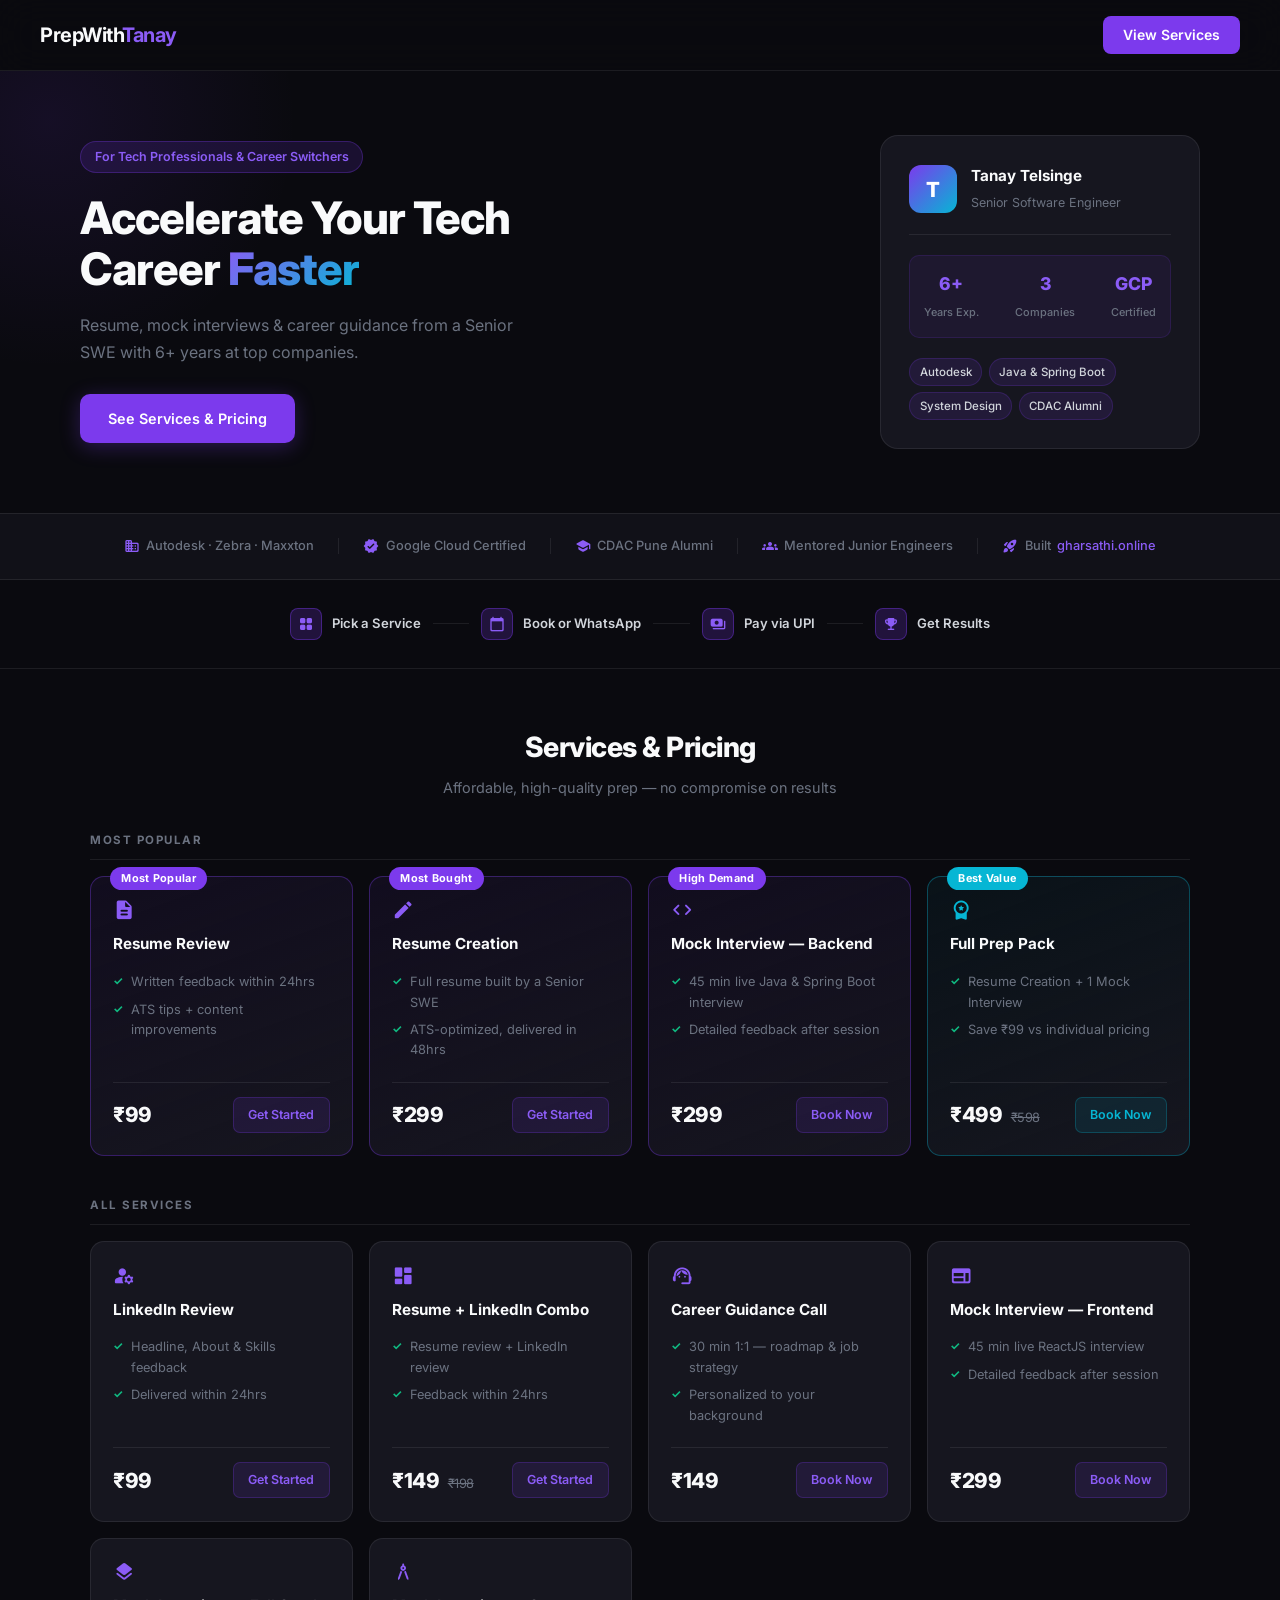
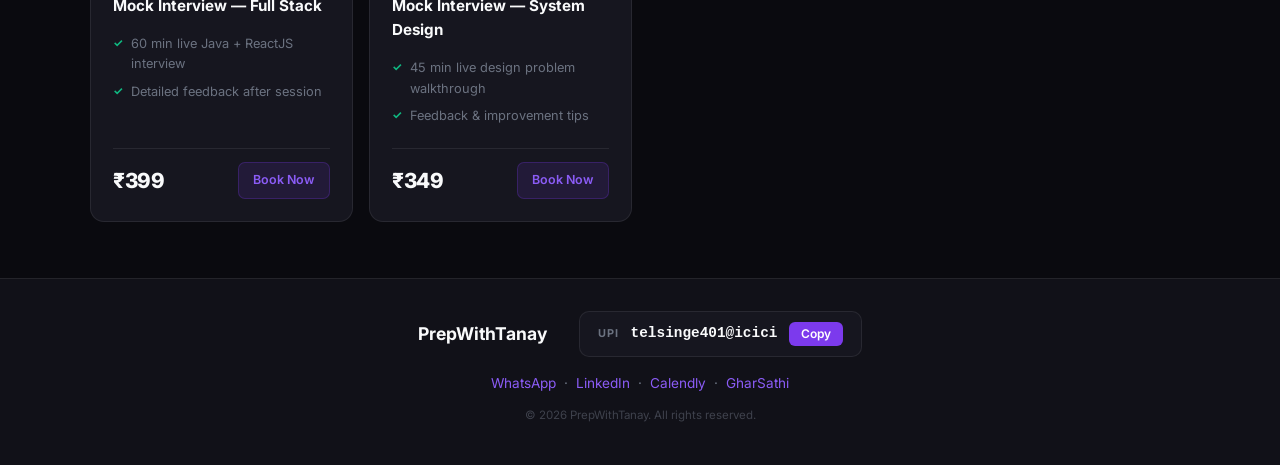
<file: index.html>
<!DOCTYPE html>
<html lang="en">
<head>
  <meta charset="UTF-8" />
  <meta name="viewport" content="width=device-width, initial-scale=1.0" />
  <title>PrepWithTanay — Career Prep for Tech Professionals</title>
  <link rel="stylesheet" href="styles.css" />
  <link href="https://fonts.googleapis.com/icon?family=Material+Icons+Round" rel="stylesheet" />
</head>
<body>

  <!-- NAVBAR -->
  <nav>
    <div class="nav-brand">PrepWith<span>Tanay</span></div>
    <a href="#services" class="nav-cta">View Services</a>
  </nav>

  <!-- HERO -->
  <section class="hero">
    <div class="hero-content">
      <span class="badge">For Tech Professionals & Career Switchers</span>
      <h1>Accelerate Your Tech Career <span class="highlight">Faster</span></h1>
      <p>Resume, mock interviews & career guidance from a Senior SWE with 6+ years at top companies.</p>
      <a href="#services" class="btn-primary">See Services & Pricing</a>
    </div>
    <div class="hero-card">
      <div class="mentor-info">
        <div class="mentor-avatar">T</div>
        <div>
          <strong>Tanay Telsinge</strong>
          <span>Senior Software Engineer</span>
        </div>
      </div>
      <div class="mentor-stats">
        <div class="stat"><strong>6+</strong><span>Years Exp.</span></div>
        <div class="stat"><strong>3</strong><span>Companies</span></div>
        <div class="stat"><strong>GCP</strong><span>Certified</span></div>
      </div>
      <div class="mentor-tags">
        <span class="tag">Autodesk</span>
        <span class="tag">Java & Spring Boot</span>
        <span class="tag">System Design</span>
        <span class="tag">CDAC Alumni</span>
      </div>
    </div>
  </section>

  <!-- CREDIBILITY STRIP -->
  <section class="cred-strip">
    <div class="cred-item"><span class="material-icons-round">business</span>Autodesk · Zebra · Maxxton</div>
    <div class="cred-divider"></div>
    <div class="cred-item"><span class="material-icons-round">verified</span>Google Cloud Certified</div>
    <div class="cred-divider"></div>
    <div class="cred-item"><span class="material-icons-round">school</span>CDAC Pune Alumni</div>
    <div class="cred-divider"></div>
    <div class="cred-item"><span class="material-icons-round">groups</span>Mentored Junior Engineers</div>
    <div class="cred-divider"></div>
    <div class="cred-item"><span class="material-icons-round">rocket_launch</span>Built <a href="https://gharsathi.online" target="_blank">gharsathi.online</a></div>
  </section>

  <!-- HOW IT WORKS -->
  <section class="how-it-works">
    <div class="steps">
      <div class="step"><div class="step-num"><span class="material-icons-round">grid_view</span></div><h3>Pick a Service</h3></div>
      <div class="step-connector"></div>
      <div class="step"><div class="step-num"><span class="material-icons-round">calendar_today</span></div><h3>Book or WhatsApp</h3></div>
      <div class="step-connector"></div>
      <div class="step"><div class="step-num"><span class="material-icons-round">payments</span></div><h3>Pay via UPI</h3></div>
      <div class="step-connector"></div>
      <div class="step"><div class="step-num"><span class="material-icons-round">emoji_events</span></div><h3>Get Results</h3></div>
    </div>
  </section>

  <!-- SERVICES -->
  <section class="services" id="services">
    <div class="section-header">
      <h2>Services & Pricing</h2>
      <p>Affordable, high-quality prep — no compromise on results</p>
    </div>

    <!-- TOP PICKS -->
    <div class="category-label">Most Popular</div>
    <div class="services-grid top-picks">

      <div class="service-card popular">
        <div class="popular-badge">Most Popular</div>
        <span class="material-icons-round svc-icon">description</span>
        <h3>Resume Review</h3>
        <ul>
          <li>Written feedback within 24hrs</li>
          <li>ATS tips + content improvements</li>
        </ul>
        <div class="service-footer">
          <div class="price">₹99</div>
          <a href="forms.html#resume" class="btn-book">Get Started</a>
        </div>
      </div>

      <div class="service-card popular">
        <div class="popular-badge">Most Bought</div>
        <span class="material-icons-round svc-icon">edit_document</span>
        <h3>Resume Creation</h3>
        <ul>
          <li>Full resume built by a Senior SWE</li>
          <li>ATS-optimized, delivered in 48hrs</li>
        </ul>
        <div class="service-footer">
          <div class="price">₹299</div>
          <a href="forms.html#resume" class="btn-book">Get Started</a>
        </div>
      </div>

      <div class="service-card popular">
        <div class="popular-badge">High Demand</div>
        <span class="material-icons-round svc-icon">code</span>
        <h3>Mock Interview — Backend</h3>
        <ul>
          <li>45 min live Java & Spring Boot interview</li>
          <li>Detailed feedback after session</li>
        </ul>
        <div class="service-footer">
          <div class="price">₹299</div>
          <a href="https://calendly.com/tanaytelsinge" target="_blank" class="btn-book">Book Now</a>
        </div>
      </div>

      <div class="service-card featured">
        <div class="featured-badge">Best Value</div>
        <span class="material-icons-round svc-icon">workspace_premium</span>
        <h3>Full Prep Pack</h3>
        <ul>
          <li>Resume Creation + 1 Mock Interview</li>
          <li>Save ₹99 vs individual pricing</li>
        </ul>
        <div class="service-footer">
          <div class="price">₹499 <span class="original">₹598</span></div>
          <a href="https://calendly.com/tanaytelsinge" target="_blank" class="btn-book">Book Now</a>
        </div>
      </div>

    </div>

    <!-- ALL SERVICES -->
    <div class="category-label" style="margin-top: 2.5rem;">All Services</div>
    <div class="services-grid">

      <div class="service-card">
        <span class="material-icons-round svc-icon">manage_accounts</span>
        <h3>LinkedIn Review</h3>
        <ul>
          <li>Headline, About & Skills feedback</li>
          <li>Delivered within 24hrs</li>
        </ul>
        <div class="service-footer">
          <div class="price">₹99</div>
          <a href="forms.html#linkedin" class="btn-book">Get Started</a>
        </div>
      </div>

      <div class="service-card">
        <span class="material-icons-round svc-icon">dashboard</span>
        <h3>Resume + LinkedIn Combo</h3>
        <ul>
          <li>Resume review + LinkedIn review</li>
          <li>Feedback within 24hrs</li>
        </ul>
        <div class="service-footer">
          <div class="price">₹149 <span class="original">₹198</span></div>
          <a href="forms.html#linkedin" class="btn-book">Get Started</a>
        </div>
      </div>

      <div class="service-card">
        <span class="material-icons-round svc-icon">support_agent</span>
        <h3>Career Guidance Call</h3>
        <ul>
          <li>30 min 1:1 — roadmap & job strategy</li>
          <li>Personalized to your background</li>
        </ul>
        <div class="service-footer">
          <div class="price">₹149</div>
          <a href="https://calendly.com/tanaytelsinge" target="_blank" class="btn-book">Book Now</a>
        </div>
      </div>

      <div class="service-card">
        <span class="material-icons-round svc-icon">web</span>
        <h3>Mock Interview — Frontend</h3>
        <ul>
          <li>45 min live ReactJS interview</li>
          <li>Detailed feedback after session</li>
        </ul>
        <div class="service-footer">
          <div class="price">₹299</div>
          <a href="https://calendly.com/tanaytelsinge" target="_blank" class="btn-book">Book Now</a>
        </div>
      </div>

      <div class="service-card">
        <span class="material-icons-round svc-icon">layers</span>
        <h3>Mock Interview — Full Stack</h3>
        <ul>
          <li>60 min live Java + ReactJS interview</li>
          <li>Detailed feedback after session</li>
        </ul>
        <div class="service-footer">
          <div class="price">₹399</div>
          <a href="https://calendly.com/tanaytelsinge" target="_blank" class="btn-book">Book Now</a>
        </div>
      </div>

      <div class="service-card">
        <span class="material-icons-round svc-icon">architecture</span>
        <h3>Mock Interview — System Design</h3>
        <ul>
          <li>45 min live design problem walkthrough</li>
          <li>Feedback & improvement tips</li>
        </ul>
        <div class="service-footer">
          <div class="price">₹349</div>
          <a href="https://calendly.com/tanaytelsinge" target="_blank" class="btn-book">Book Now</a>
        </div>
      </div>

    </div>
  </section>

  <!-- FOOTER -->
  <footer>
    <div class="footer-top">
      <div class="footer-brand">PrepWithTanay</div>
      <div class="upi-box">
        <span class="upi-label">UPI</span>
        <span class="upi-id" id="upiId">telsinge401@icici</span>
        <button class="btn-copy" onclick="copyUPI()">Copy</button>
      </div>
    </div>
    <p>
      <a href="https://wa.me/918208523051" target="_blank">WhatsApp</a> &nbsp;·&nbsp;
      <a href="https://linkedin.com/in/tanay-telsinge" target="_blank">LinkedIn</a> &nbsp;·&nbsp;
      <a href="https://calendly.com/tanaytelsinge" target="_blank">Calendly</a> &nbsp;·&nbsp;
      <a href="https://gharsathi.online" target="_blank">GharSathi</a>
    </p>
    <p class="footer-copy">© 2026 PrepWithTanay. All rights reserved.</p>
  </footer>

  <script src="script.js"></script>
</body>
</html>
</file>
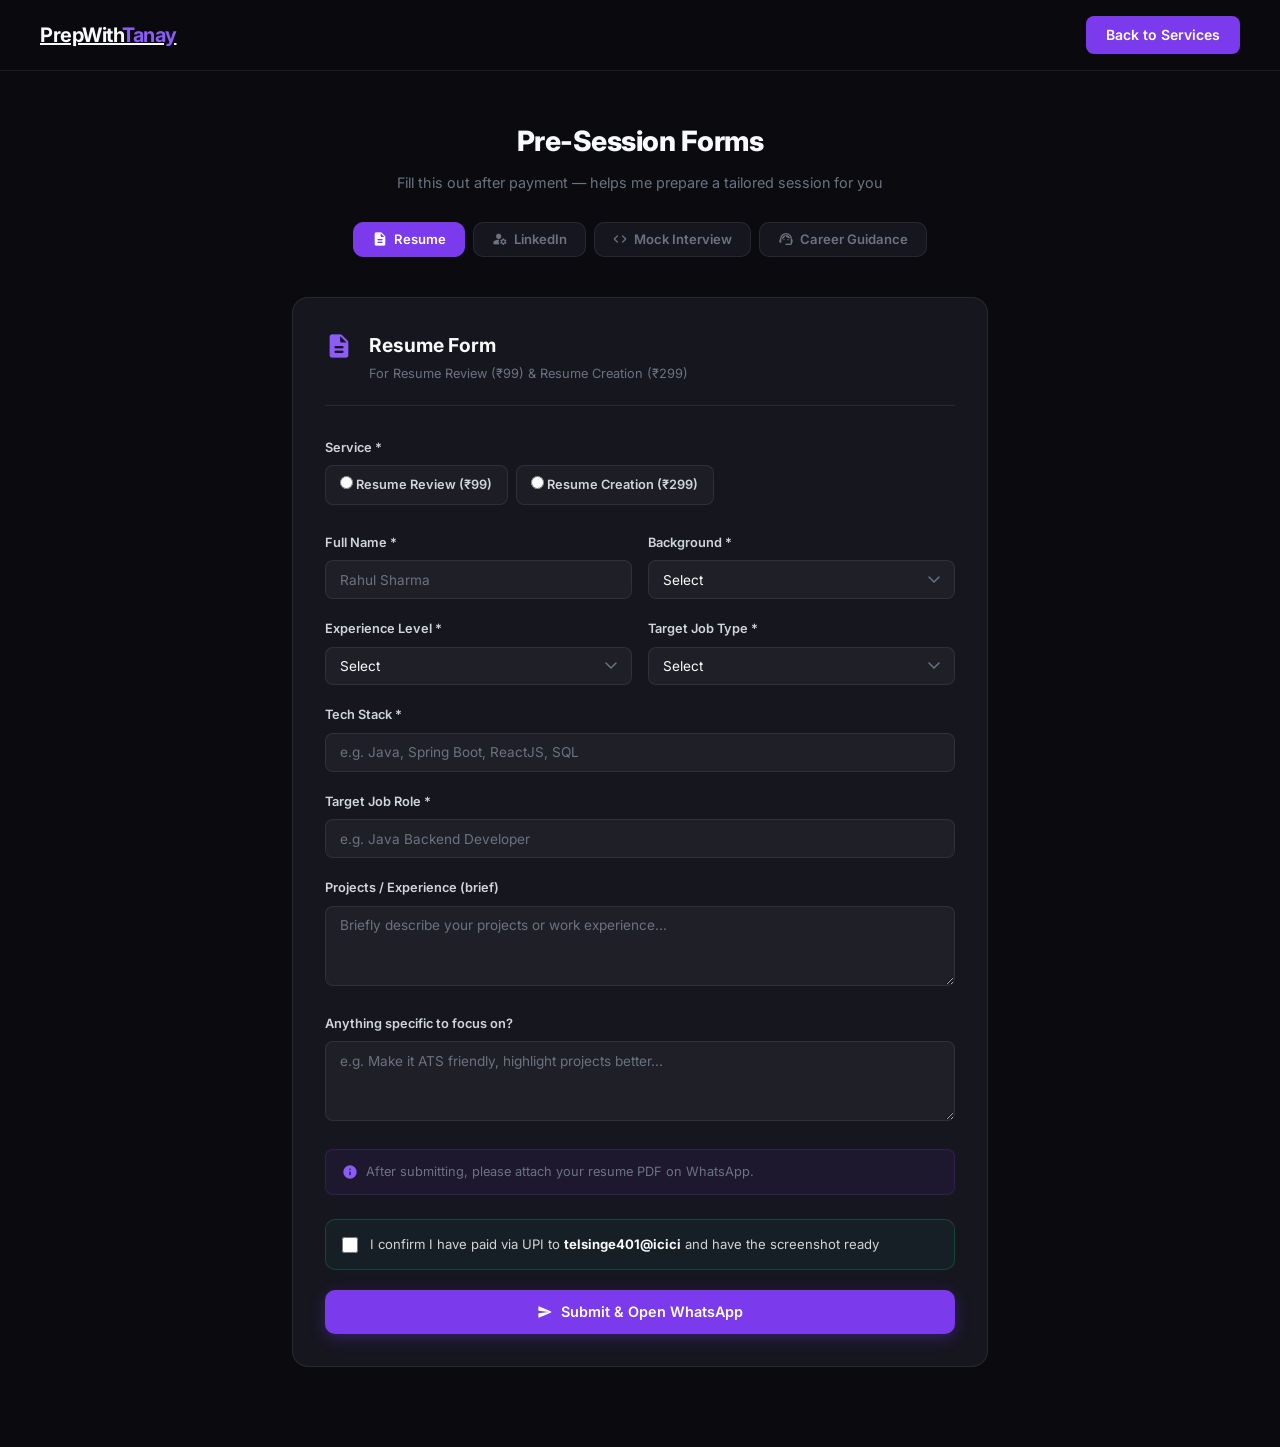
<file: forms.html>
<!DOCTYPE html>
<html lang="en">
<head>
  <meta charset="UTF-8" />
  <meta name="viewport" content="width=device-width, initial-scale=1.0" />
  <title>PrepWithTanay — Session Forms</title>
  <link rel="stylesheet" href="styles.css" />
  <link href="https://fonts.googleapis.com/icon?family=Material+Icons+Round" rel="stylesheet" />
  <link rel="stylesheet" href="forms.css" />
</head>
<body>

  <!-- NAVBAR -->
  <nav>
    <a href="index.html" class="nav-brand">PrepWith<span>Tanay</span></a>
    <a href="index.html#services" class="nav-cta">Back to Services</a>
  </nav>

  <div class="forms-page">

    <!-- TABS -->
    <div class="tabs-header">
      <h1>Pre-Session Forms</h1>
      <p>Fill this out after payment — helps me prepare a tailored session for you</p>
      <div class="tabs">
        <button class="tab active" onclick="showTab('resume')">
          <span class="material-icons-round">description</span> Resume
        </button>
        <button class="tab" onclick="showTab('linkedin')">
          <span class="material-icons-round">manage_accounts</span> LinkedIn
        </button>
        <button class="tab" onclick="showTab('mock')">
          <span class="material-icons-round">code</span> Mock Interview
        </button>
        <button class="tab" onclick="showTab('guidance')">
          <span class="material-icons-round">support_agent</span> Career Guidance
        </button>
      </div>
    </div>

    <!-- FORM: RESUME -->
    <div class="form-panel active" id="tab-resume">
      <div class="form-card">
        <div class="form-title">
          <span class="material-icons-round">description</span>
          <div>
            <h2>Resume Form</h2>
            <p>For Resume Review (₹99) & Resume Creation (₹299)</p>
          </div>
        </div>
        <form id="resumeForm">
          <div class="form-group">
            <label>Service *</label>
            <div class="radio-group">
              <label class="radio-opt"><input type="radio" name="resumeService" value="Resume Review (₹99)" required /> Resume Review (₹99)</label>
              <label class="radio-opt"><input type="radio" name="resumeService" value="Resume Creation (₹299)" /> Resume Creation (₹299)</label>
            </div>
          </div>
          <div class="form-row">
            <div class="form-group">
              <label>Full Name *</label>
              <input type="text" id="resumeName" placeholder="Rahul Sharma" required />
            </div>
            <div class="form-group">
              <label>Background *</label>
              <select id="resumeBackground" required>
                <option value="">Select</option>
                <option>CDAC</option>
                <option>B.E. / B.Tech</option>
                <option>Self-taught</option>
                <option>Bootcamp</option>
                <option>Other</option>
              </select>
            </div>
          </div>
          <div class="form-row">
            <div class="form-group">
              <label>Experience Level *</label>
              <select id="resumeExp" required>
                <option value="">Select</option>
                <option>Fresher (0 exp)</option>
                <option>Less than 1 year</option>
                <option>1–2 years</option>
                <option>2+ years</option>
              </select>
            </div>
            <div class="form-group">
              <label>Target Job Type *</label>
              <select id="resumeTarget" required>
                <option value="">Select</option>
                <option>Product Company</option>
                <option>Service Company</option>
                <option>Startup</option>
                <option>Any</option>
              </select>
            </div>
          </div>
          <div class="form-group">
            <label>Tech Stack *</label>
            <input type="text" id="resumeStack" placeholder="e.g. Java, Spring Boot, ReactJS, SQL" required />
          </div>
          <div class="form-group">
            <label>Target Job Role *</label>
            <input type="text" id="resumeRole" placeholder="e.g. Java Backend Developer" required />
          </div>
          <div class="form-group">
            <label>Projects / Experience (brief)</label>
            <textarea id="resumeProjects" rows="3" placeholder="Briefly describe your projects or work experience..."></textarea>
          </div>
          <div class="form-group">
            <label>Anything specific to focus on?</label>
            <textarea id="resumeFocus" rows="2" placeholder="e.g. Make it ATS friendly, highlight projects better..."></textarea>
          </div>
          <div class="form-note">
            <span class="material-icons-round">info</span>
            After submitting, please attach your resume PDF on WhatsApp.
          </div>
          <div class="payment-confirm">
            <label class="checkbox-opt">
              <input type="checkbox" id="resumePaid" />
              <span>I confirm I have paid via UPI to <strong>telsinge401@icici</strong> and have the screenshot ready</span>
            </label>
          </div>
          <button type="button" class="btn-submit" onclick="submitResume()">
            <span class="material-icons-round">send</span> Submit & Open WhatsApp
          </button>
        </form>
      </div>
    </div>

    <!-- FORM: LINKEDIN -->
    <div class="form-panel" id="tab-linkedin">
      <div class="form-card">
        <div class="form-title">
          <span class="material-icons-round">manage_accounts</span>
          <div>
            <h2>LinkedIn Form</h2>
            <p>For LinkedIn Review (₹99) & Resume + LinkedIn Combo (₹149)</p>
          </div>
        </div>
        <form id="linkedinForm">
          <div class="form-group">
            <label>Service *</label>
            <div class="radio-group">
              <label class="radio-opt"><input type="radio" name="linkedinService" value="LinkedIn Review (₹99)" required /> LinkedIn Review (₹99)</label>
              <label class="radio-opt"><input type="radio" name="linkedinService" value="Resume + LinkedIn Combo (₹149)" /> Resume + LinkedIn Combo (₹149)</label>
            </div>
          </div>
          <div class="form-row">
            <div class="form-group">
              <label>Full Name *</label>
              <input type="text" id="linkedinName" placeholder="Rahul Sharma" required />
            </div>
            <div class="form-group">
              <label>Experience Level *</label>
              <select id="linkedinExp" required>
                <option value="">Select</option>
                <option>Fresher (0 exp)</option>
                <option>Less than 1 year</option>
                <option>1–2 years</option>
                <option>2+ years</option>
              </select>
            </div>
          </div>
          <div class="form-group">
            <label>LinkedIn Profile URL *</label>
            <input type="url" id="linkedinUrl" placeholder="https://linkedin.com/in/your-profile" required />
          </div>
          <div class="form-group">
            <label>Current Headline on LinkedIn *</label>
            <input type="text" id="linkedinHeadline" placeholder="e.g. Java Developer | CDAC Pune" required />
          </div>
          <div class="form-group">
            <label>Target Job Role *</label>
            <input type="text" id="linkedinRole" placeholder="e.g. Backend Developer at Product Company" required />
          </div>
          <div class="form-group">
            <label>What do you feel is missing or weak on your profile?</label>
            <textarea id="linkedinWeak" rows="2" placeholder="e.g. About section is blank, no recommendations..."></textarea>
          </div>
          <div class="form-group">
            <label>Anything specific to improve?</label>
            <textarea id="linkedinFocus" rows="2" placeholder="e.g. Want more recruiter visibility, better project descriptions..."></textarea>
          </div>
          <div class="payment-confirm">
            <label class="checkbox-opt">
              <input type="checkbox" id="linkedinPaid" />
              <span>I confirm I have paid via UPI to <strong>telsinge401@icici</strong> and have the screenshot ready</span>
            </label>
          </div>
          <button type="button" class="btn-submit" onclick="submitLinkedin()">
            <span class="material-icons-round">send</span> Submit & Open WhatsApp
          </button>
        </form>
      </div>
    </div>

    <!-- FORM: MOCK INTERVIEW -->
    <div class="form-panel" id="tab-mock">
      <div class="live-steps">
        <div class="live-step done">
          <span class="material-icons-round">calendar_today</span>
          <div><strong>Step 1</strong><span>Book slot on <a href="https://calendly.com/tanaytelsinge" target="_blank">Calendly</a></span></div>
        </div>
        <div class="live-step-arrow">→</div>
        <div class="live-step">
          <span class="material-icons-round">payments</span>
          <div><strong>Step 2</strong><span>Pay via UPI</span></div>
        </div>
        <div class="live-step-arrow">→</div>
        <div class="live-step">
          <span class="material-icons-round">edit_note</span>
          <div><strong>Step 3</strong><span>Fill this form</span></div>
        </div>
      </div>
      <div class="form-card">
        <div class="form-title">
          <span class="material-icons-round">code</span>
          <div>
            <h2>Mock Interview Form</h2>
            <p>For Backend (₹299) · Frontend (₹299) · Full Stack (₹399) · System Design (₹349)</p>
          </div>
        </div>
        <form id="mockForm">
          <div class="form-group">
            <label>Interview Type *</label>
            <div class="radio-group">
              <label class="radio-opt"><input type="radio" name="mockType" value="Backend — Java & Spring Boot (₹299)" required /> Backend — Java & Spring Boot (₹299)</label>
              <label class="radio-opt"><input type="radio" name="mockType" value="Frontend — ReactJS (₹299)" /> Frontend — ReactJS (₹299)</label>
              <label class="radio-opt"><input type="radio" name="mockType" value="Full Stack — Java + ReactJS (₹399)" /> Full Stack — Java + ReactJS (₹399)</label>
              <label class="radio-opt"><input type="radio" name="mockType" value="System Design (₹349)" /> System Design (₹349)</label>
            </div>
          </div>
          <div class="form-row">
            <div class="form-group">
              <label>Full Name *</label>
              <input type="text" id="mockName" placeholder="Rahul Sharma" required />
            </div>
            <div class="form-group">
              <label>Experience Level *</label>
              <select id="mockExp" required>
                <option value="">Select</option>
                <option>Fresher (0 exp)</option>
                <option>Less than 1 year</option>
                <option>1–2 years</option>
                <option>2+ years</option>
              </select>
            </div>
          </div>
          <div class="form-row">
            <div class="form-group">
              <label>Target Company Type *</label>
              <select id="mockCompany" required>
                <option value="">Select</option>
                <option>Product Company</option>
                <option>Service Company</option>
                <option>Startup</option>
                <option>Any</option>
              </select>
            </div>
            <div class="form-group">
              <label>Previous Interview Experience</label>
              <select id="mockPrevious">
                <option value="">Select</option>
                <option>No interviews yet</option>
                <option>Applied but no calls</option>
                <option>Got calls, failed rounds</option>
                <option>Cleared some rounds</option>
              </select>
            </div>
          </div>
          <div class="form-group">
            <label>Topics you are comfortable with *</label>
            <input type="text" id="mockComfort" placeholder="e.g. Java OOP, Spring Boot basics, REST APIs" required />
          </div>
          <div class="form-group">
            <label>Topics you want to focus on *</label>
            <input type="text" id="mockFocus" placeholder="e.g. Microservices, JPA, System Design basics" required />
          </div>
          <div class="form-group">
            <label>Anything else I should know?</label>
            <textarea id="mockNotes" rows="2" placeholder="e.g. I panic during coding questions, need help with communication..."></textarea>
          </div>
          <div class="form-note">
            <span class="material-icons-round">info</span>
            After submitting, please attach your resume PDF on WhatsApp.
          </div>
          <div class="payment-confirm">
            <label class="checkbox-opt">
              <input type="checkbox" id="mockBooked" />
              <span>I have booked my slot on <a href="https://calendly.com/tanaytelsinge" target="_blank">Calendly</a> and received the confirmation email</span>
            </label>
          </div>
          <div class="payment-confirm">
            <label class="checkbox-opt">
              <input type="checkbox" id="mockPaid" />
              <span>I confirm I have paid via UPI to <strong>telsinge401@icici</strong> and have the screenshot ready</span>
            </label>
          </div>
          <button type="button" class="btn-submit" onclick="submitMock()">
            <span class="material-icons-round">send</span> Submit & Open WhatsApp
          </button>
        </form>
      </div>
    </div>

    <!-- FORM: CAREER GUIDANCE -->
    <div class="form-panel" id="tab-guidance">
      <div class="live-steps">
        <div class="live-step done">
          <span class="material-icons-round">calendar_today</span>
          <div><strong>Step 1</strong><span>Book slot on <a href="https://calendly.com/tanaytelsinge" target="_blank">Calendly</a></span></div>
        </div>
        <div class="live-step-arrow">→</div>
        <div class="live-step">
          <span class="material-icons-round">payments</span>
          <div><strong>Step 2</strong><span>Pay via UPI</span></div>
        </div>
        <div class="live-step-arrow">→</div>
        <div class="live-step">
          <span class="material-icons-round">edit_note</span>
          <div><strong>Step 3</strong><span>Fill this form</span></div>
        </div>
      </div>
      <div class="form-card">
        <div class="form-title">
          <span class="material-icons-round">support_agent</span>
          <div>
            <h2>Career Guidance Form</h2>
            <p>For Career Guidance Call (₹149) & Full Prep Pack (₹499)</p>
          </div>
        </div>
        <form id="guidanceForm">
          <div class="form-group">
            <label>Service *</label>
            <div class="radio-group">
              <label class="radio-opt"><input type="radio" name="guidanceService" value="Career Guidance Call (₹149)" required /> Career Guidance Call (₹149)</label>
              <label class="radio-opt"><input type="radio" name="guidanceService" value="Full Prep Pack (₹499)" /> Full Prep Pack (₹499)</label>
            </div>
          </div>
          <div class="form-row">
            <div class="form-group">
              <label>Full Name *</label>
              <input type="text" id="guidanceName" placeholder="Rahul Sharma" required />
            </div>
            <div class="form-group">
              <label>Background *</label>
              <select id="guidanceBackground" required>
                <option value="">Select</option>
                <option>CDAC</option>
                <option>B.E. / B.Tech</option>
                <option>Self-taught</option>
                <option>Bootcamp</option>
                <option>Other</option>
              </select>
            </div>
          </div>
          <div class="form-row">
            <div class="form-group">
              <label>Job Search Status *</label>
              <select id="guidanceStatus" required>
                <option value="">Select</option>
                <option>Just started learning</option>
                <option>Learning & preparing</option>
                <option>Actively applying</option>
                <option>Got offers, need to decide</option>
              </select>
            </div>
            <div class="form-group">
              <label>Target Job Type</label>
              <select id="guidanceTarget">
                <option value="">Select</option>
                <option>Product Company</option>
                <option>Service Company</option>
                <option>Startup</option>
                <option>Not sure yet</option>
              </select>
            </div>
          </div>
          <div class="form-group">
            <label>Skills you know so far *</label>
            <input type="text" id="guidanceSkills" placeholder="e.g. Java basics, HTML/CSS, Spring Boot" required />
          </div>
          <div class="form-group">
            <label>Biggest challenge right now *</label>
            <textarea id="guidanceChallenge" rows="2" placeholder="e.g. Don't know what to learn next, not getting interview calls..." required></textarea>
          </div>
          <div class="form-group">
            <label>What do you expect from this session? *</label>
            <textarea id="guidanceExpect" rows="2" placeholder="e.g. Clear roadmap, know which companies to target..." required></textarea>
          </div>
          <div class="payment-confirm">
            <label class="checkbox-opt">
              <input type="checkbox" id="guidanceBooked" />
              <span>I have booked my slot on <a href="https://calendly.com/tanaytelsinge" target="_blank">Calendly</a> and received the confirmation email</span>
            </label>
          </div>
          <div class="payment-confirm">
            <label class="checkbox-opt">
              <input type="checkbox" id="guidancePaid" />
              <span>I confirm I have paid via UPI to <strong>telsinge401@icici</strong> and have the screenshot ready</span>
            </label>
          </div>
          <button type="button" class="btn-submit" onclick="submitGuidance()">
            <span class="material-icons-round">send</span> Submit & Open WhatsApp
          </button>
        </form>
      </div>
    </div>

  </div>

  <script src="forms.js"></script>
</body>
</html>
</file>
<file: styles.css>
/* ===== RESET & BASE ===== */
@import url('https://fonts.googleapis.com/css2?family=Inter:wght@400;500;600;700;800&display=swap');

* { margin: 0; padding: 0; box-sizing: border-box; }

:root {
  --primary: #7c3aed;
  --primary-light: #8b5cf6;
  --primary-dark: #6d28d9;
  --accent: #06b6d4;
  --dark: #0a0a0f;
  --dark2: #111118;
  --card-bg: #16161f;
  --border: rgba(255, 255, 255, 0.08);
  --border-hover: rgba(124, 58, 237, 0.5);
  --text: #d1d5db;
  --text-muted: #6b7280;
  --white: #f9fafb;
  --success: #10b981;
  --tag-bg: rgba(124, 58, 237, 0.12);
}

html { scroll-behavior: smooth; }

body {
  font-family: 'Inter', 'Segoe UI', sans-serif;
  background-color: var(--dark);
  color: var(--text);
  line-height: 1.6;
  -webkit-font-smoothing: antialiased;
}

/* ===== NAVBAR ===== */
nav {
  display: flex;
  justify-content: space-between;
  align-items: center;
  padding: 1rem 2.5rem;
  background: rgba(10, 10, 15, 0.9);
  backdrop-filter: blur(20px);
  position: sticky;
  top: 0;
  z-index: 100;
  border-bottom: 1px solid var(--border);
}

.nav-brand {
  font-size: 1.25rem;
  font-weight: 700;
  color: var(--white);
  letter-spacing: -0.5px;
}

.nav-brand span { color: var(--primary-light); }

.nav-cta {
  background: var(--primary);
  color: white;
  padding: 0.5rem 1.25rem;
  border-radius: 8px;
  text-decoration: none;
  font-size: 0.875rem;
  font-weight: 600;
  transition: background 0.2s;
}

.nav-cta:hover { background: var(--primary-dark); }

/* ===== HERO ===== */
.hero {
  display: flex;
  align-items: center;
  justify-content: space-between;
  gap: 4rem;
  padding: 4rem 5rem;
  background: var(--dark);
  position: relative;
  overflow: hidden;
}

.hero::before {
  content: '';
  position: absolute;
  top: -200px; left: -200px;
  width: 500px; height: 500px;
  background: radial-gradient(circle, rgba(124, 58, 237, 0.1) 0%, transparent 70%);
  pointer-events: none;
}

.hero-content { flex: 1; max-width: 560px; position: relative; z-index: 1; }

.badge {
  display: inline-flex;
  align-items: center;
  background: rgba(124, 58, 237, 0.15);
  color: var(--primary-light);
  border: 1px solid rgba(124, 58, 237, 0.3);
  padding: 0.3rem 0.85rem;
  border-radius: 100px;
  font-size: 0.78rem;
  font-weight: 600;
  margin-bottom: 1.25rem;
}

.hero h1 {
  font-size: 2.8rem;
  font-weight: 800;
  line-height: 1.15;
  color: var(--white);
  margin-bottom: 1rem;
  letter-spacing: -1px;
}

.highlight {
  background: linear-gradient(135deg, var(--primary-light), var(--accent));
  -webkit-background-clip: text;
  -webkit-text-fill-color: transparent;
  background-clip: text;
}

.hero p {
  font-size: 1rem;
  color: var(--text-muted);
  margin-bottom: 1.75rem;
  line-height: 1.7;
  max-width: 460px;
}

.btn-primary {
  display: inline-flex;
  align-items: center;
  background: var(--primary);
  color: white;
  padding: 0.8rem 1.75rem;
  border-radius: 10px;
  text-decoration: none;
  font-size: 0.9rem;
  font-weight: 600;
  transition: all 0.2s;
  box-shadow: 0 4px 20px rgba(124, 58, 237, 0.3);
}

.btn-primary:hover {
  background: var(--primary-dark);
  transform: translateY(-2px);
}

/* Hero Card */
.hero-card {
  background: var(--card-bg);
  border: 1px solid var(--border);
  border-radius: 18px;
  padding: 1.75rem;
  min-width: 280px;
  max-width: 320px;
  position: relative;
  z-index: 1;
}

.mentor-info {
  display: flex;
  align-items: center;
  gap: 0.85rem;
  margin-bottom: 1.25rem;
  padding-bottom: 1.25rem;
  border-bottom: 1px solid var(--border);
}

.mentor-avatar {
  width: 48px; height: 48px;
  background: linear-gradient(135deg, var(--primary), var(--accent));
  border-radius: 12px;
  display: flex;
  align-items: center;
  justify-content: center;
  font-size: 1.3rem;
  font-weight: 800;
  color: white;
  flex-shrink: 0;
}

.mentor-info strong { display: block; font-size: 0.95rem; font-weight: 700; color: var(--white); }
.mentor-info span { font-size: 0.78rem; color: var(--text-muted); }

.mentor-stats {
  display: flex;
  justify-content: space-between;
  margin-bottom: 1.25rem;
  padding: 0.85rem;
  background: rgba(124, 58, 237, 0.08);
  border-radius: 10px;
  border: 1px solid rgba(124, 58, 237, 0.15);
}

.stat { text-align: center; }
.stat strong { display: block; font-size: 1.1rem; color: var(--primary-light); font-weight: 800; }
.stat span { font-size: 0.68rem; color: var(--text-muted); font-weight: 500; }

.mentor-tags { display: flex; flex-wrap: wrap; gap: 0.4rem; }

.tag {
  background: var(--tag-bg);
  border: 1px solid rgba(124, 58, 237, 0.2);
  color: var(--text);
  padding: 0.22rem 0.6rem;
  border-radius: 100px;
  font-size: 0.72rem;
  font-weight: 500;
}

/* ===== CREDIBILITY STRIP ===== */
.cred-strip {
  display: flex;
  align-items: center;
  justify-content: center;
  flex-wrap: wrap;
  gap: 0;
  padding: 1rem 5rem;
  background: var(--dark2);
  border-top: 1px solid var(--border);
  border-bottom: 1px solid var(--border);
}

.cred-item {
  display: flex;
  align-items: center;
  gap: 0.4rem;
  font-size: 0.8rem;
  color: var(--text-muted);
  font-weight: 500;
  padding: 0.4rem 1.5rem;
  white-space: nowrap;
}

.cred-item .material-icons-round { font-size: 1rem !important; color: var(--primary-light); }

.cred-item a {
  color: var(--primary-light);
  text-decoration: none;
}

.cred-item a:hover { text-decoration: underline; }

.cred-divider {
  width: 1px;
  height: 16px;
  background: var(--border);
  flex-shrink: 0;
}

/* ===== HOW IT WORKS ===== */
.how-it-works {
  padding: 1.75rem 5rem;
  background: var(--dark);
  border-bottom: 1px solid var(--border);
}

.steps {
  display: flex;
  align-items: center;
  justify-content: center;
  max-width: 700px;
  margin: 0 auto;
}

.step {
  display: flex;
  align-items: center;
  gap: 0.6rem;
}

.step-num {
  width: 32px; height: 32px;
  background: rgba(124, 58, 237, 0.2);
  border: 1px solid rgba(124, 58, 237, 0.4);
  border-radius: 8px;
  display: flex;
  align-items: center;
  justify-content: center;
  color: var(--primary-light);
  flex-shrink: 0;
}

.step-num .material-icons-round { font-size: 1rem !important; }

.step h3 {
  font-size: 0.82rem;
  font-weight: 600;
  color: var(--text);
  white-space: nowrap;
}

.step-connector {
  flex: 1;
  height: 1px;
  background: var(--border);
  margin: 0 0.75rem;
  min-width: 20px;
}

/* ===== SERVICES ===== */
.services {
  padding: 3.5rem 5rem;
  background: var(--dark);
}

.section-header {
  text-align: center;
  margin-bottom: 2rem;
}

.section-header h2 {
  font-size: 1.75rem;
  font-weight: 800;
  color: var(--white);
  letter-spacing: -0.5px;
  margin-bottom: 0.4rem;
}

.section-header p { color: var(--text-muted); font-size: 0.9rem; }

.category-label {
  font-size: 0.72rem;
  font-weight: 700;
  text-transform: uppercase;
  letter-spacing: 1.5px;
  color: var(--text-muted);
  margin-bottom: 1rem;
  padding-bottom: 0.6rem;
  border-bottom: 1px solid var(--border);
  max-width: 1100px;
  margin-left: auto;
  margin-right: auto;
}

.services-grid {
  display: grid;
  grid-template-columns: repeat(auto-fill, minmax(240px, 1fr));
  gap: 1rem;
  max-width: 1100px;
  margin: 0 auto 0;
}

.top-picks { margin-bottom: 0; }

.service-card {
  background: var(--card-bg);
  border: 1px solid var(--border);
  border-radius: 14px;
  padding: 1.4rem;
  display: flex;
  flex-direction: column;
  position: relative;
  transition: transform 0.2s, border-color 0.2s, box-shadow 0.2s;
}

.service-card:hover {
  transform: translateY(-3px);
  border-color: var(--border-hover);
  box-shadow: 0 6px 25px rgba(124, 58, 237, 0.08);
}

.service-card.popular {
  border-color: rgba(124, 58, 237, 0.35);
  background: linear-gradient(160deg, rgba(124, 58, 237, 0.07), var(--card-bg));
}

.service-card.featured {
  border-color: rgba(6, 182, 212, 0.35);
  background: linear-gradient(160deg, rgba(6, 182, 212, 0.05), var(--card-bg));
}

.popular-badge, .featured-badge {
  position: absolute;
  top: -10px; left: 1.2rem;
  padding: 0.18rem 0.7rem;
  border-radius: 100px;
  font-size: 0.68rem;
  font-weight: 700;
  letter-spacing: 0.3px;
}

.popular-badge { background: var(--primary); color: white; }
.featured-badge { background: var(--accent); color: white; }

.svc-icon {
  font-size: 1.4rem !important;
  color: var(--primary-light);
  margin-bottom: 0.65rem;
  display: block;
}

.service-card.featured .svc-icon { color: var(--accent); }

.service-card h3 {
  font-size: 0.95rem;
  font-weight: 700;
  color: var(--white);
  margin-bottom: 0.75rem;
}

.service-card ul {
  list-style: none;
  margin-bottom: 1.1rem;
  flex: 1;
}

.service-card ul li {
  font-size: 0.8rem;
  color: var(--text-muted);
  padding: 0.22rem 0;
  padding-left: 1.1rem;
  position: relative;
}

.service-card ul li::before {
  content: '✓';
  position: absolute;
  left: 0;
  color: var(--success);
  font-weight: 700;
  font-size: 0.72rem;
}

.service-footer {
  display: flex;
  align-items: center;
  justify-content: space-between;
  padding-top: 0.85rem;
  border-top: 1px solid var(--border);
}

.price {
  font-size: 1.3rem;
  font-weight: 800;
  color: var(--white);
  letter-spacing: -0.5px;
}

.original {
  font-size: 0.8rem;
  color: var(--text-muted);
  text-decoration: line-through;
  font-weight: 400;
  margin-left: 0.3rem;
}

.btn-book {
  background: rgba(124, 58, 237, 0.12);
  color: var(--primary-light);
  border: 1px solid rgba(124, 58, 237, 0.25);
  padding: 0.45rem 0.9rem;
  border-radius: 7px;
  text-decoration: none;
  font-size: 0.78rem;
  font-weight: 600;
  transition: all 0.2s;
  white-space: nowrap;
}

.btn-book:hover { background: var(--primary); color: white; border-color: var(--primary); }

.service-card.featured .btn-book {
  background: rgba(6, 182, 212, 0.1);
  color: var(--accent);
  border-color: rgba(6, 182, 212, 0.25);
}

.service-card.featured .btn-book:hover { background: var(--accent); color: white; border-color: var(--accent); }

/* ===== FOOTER ===== */
footer {
  background: var(--dark2);
  padding: 2rem 5rem;
  border-top: 1px solid var(--border);
  text-align: center;
}

.footer-top {
  display: flex;
  align-items: center;
  justify-content: center;
  gap: 2rem;
  margin-bottom: 1rem;
  flex-wrap: wrap;
}

.footer-brand { font-size: 1.1rem; font-weight: 700; color: var(--white); }

.upi-box {
  display: inline-flex;
  align-items: center;
  gap: 0.75rem;
  background: var(--card-bg);
  border: 1px solid var(--border);
  border-radius: 10px;
  padding: 0.6rem 1.1rem;
}

.upi-label { font-size: 0.68rem; color: var(--text-muted); font-weight: 700; text-transform: uppercase; letter-spacing: 1px; }
.upi-id { font-size: 0.9rem; font-weight: 700; color: var(--white); font-family: monospace; }

.btn-copy {
  background: var(--primary);
  color: white;
  border: none;
  padding: 0.3rem 0.75rem;
  border-radius: 6px;
  font-size: 0.75rem;
  font-weight: 600;
  cursor: pointer;
  transition: background 0.2s;
  font-family: 'Inter', sans-serif;
}

.btn-copy:hover { background: var(--primary-dark); }

footer p {
  color: var(--text-muted);
  font-size: 0.85rem;
  margin-bottom: 0.5rem;
}

footer a { color: var(--primary-light); text-decoration: none; transition: color 0.2s; }
footer a:hover { color: var(--white); }

.footer-copy { margin-top: 0.75rem; font-size: 0.72rem; color: rgba(107, 114, 128, 0.5); }

/* ===== RESPONSIVE ===== */
@media (max-width: 960px) {
  .hero {
    flex-direction: column;
    padding: 3rem 2rem;
    text-align: center;
    gap: 2rem;
  }

  .hero h1 { font-size: 2.2rem; }
  .hero p { margin: 0 auto 1.75rem; }
  .hero-card { width: 100%; max-width: 340px; margin: 0 auto; }

  .cred-strip, .how-it-works, .services, footer { padding-left: 2rem; padding-right: 2rem; }

  .steps { flex-wrap: wrap; gap: 0.5rem; justify-content: center; }
  .step-connector { display: none; }

  .cred-strip { gap: 0.5rem; }
  .cred-divider { display: none; }
  .cred-item { padding: 0.3rem 0.75rem; }
}

@media (max-width: 500px) {
  .hero h1 { font-size: 1.9rem; }
  .services-grid { grid-template-columns: 1fr; }
  .footer-top { flex-direction: column; gap: 1rem; }
}
</file>
<file: forms.css>
/* ===== FORMS PAGE ===== */
.forms-page {
  max-width: 760px;
  margin: 0 auto;
  padding: 3rem 2rem 5rem;
}

.tabs-header {
  text-align: center;
  margin-bottom: 2.5rem;
}

.tabs-header h1 {
  font-size: 1.75rem;
  font-weight: 800;
  color: var(--white);
  letter-spacing: -0.5px;
  margin-bottom: 0.4rem;
}

.tabs-header > p {
  color: var(--text-muted);
  font-size: 0.9rem;
  margin-bottom: 1.75rem;
}

.tabs {
  display: flex;
  gap: 0.5rem;
  justify-content: center;
  flex-wrap: wrap;
}

.tab {
  display: inline-flex;
  align-items: center;
  gap: 0.4rem;
  background: var(--card-bg);
  border: 1px solid var(--border);
  color: var(--text-muted);
  padding: 0.55rem 1.1rem;
  border-radius: 10px;
  font-size: 0.82rem;
  font-weight: 600;
  cursor: pointer;
  transition: all 0.2s;
  font-family: 'Inter', sans-serif;
}

.tab .material-icons-round { font-size: 1rem !important; }

.tab:hover {
  border-color: var(--border-hover);
  color: var(--text);
}

.tab.active {
  background: var(--primary);
  border-color: var(--primary);
  color: white;
}

/* ===== FORM PANEL ===== */
.form-panel { display: none; }
.form-panel.active { display: block; }

.form-card {
  background: var(--card-bg);
  border: 1px solid var(--border);
  border-radius: 16px;
  padding: 2rem;
}

.form-title {
  display: flex;
  align-items: flex-start;
  gap: 1rem;
  margin-bottom: 2rem;
  padding-bottom: 1.25rem;
  border-bottom: 1px solid var(--border);
}

.form-title .material-icons-round {
  font-size: 1.75rem !important;
  color: var(--primary-light);
  margin-top: 2px;
}

.form-title h2 {
  font-size: 1.2rem;
  font-weight: 700;
  color: var(--white);
  margin-bottom: 0.2rem;
}

.form-title p {
  font-size: 0.8rem;
  color: var(--text-muted);
}

/* ===== FORM FIELDS ===== */
.form-row {
  display: grid;
  grid-template-columns: 1fr 1fr;
  gap: 1rem;
}

.form-group {
  margin-bottom: 1.25rem;
}

.form-group label {
  display: block;
  font-size: 0.8rem;
  font-weight: 600;
  color: var(--text);
  margin-bottom: 0.45rem;
}

.form-group input,
.form-group select,
.form-group textarea {
  width: 100%;
  background: rgba(255, 255, 255, 0.04);
  border: 1px solid var(--border);
  border-radius: 8px;
  padding: 0.65rem 0.9rem;
  color: var(--white);
  font-size: 0.85rem;
  font-family: 'Inter', sans-serif;
  transition: border-color 0.2s;
  outline: none;
}

.form-group input::placeholder,
.form-group textarea::placeholder {
  color: var(--text-muted);
}

.form-group input:focus,
.form-group select:focus,
.form-group textarea:focus {
  border-color: var(--primary-light);
}

.form-group select {
  cursor: pointer;
  appearance: none;
  background-image: url("data:image/svg+xml,%3Csvg xmlns='http://www.w3.org/2000/svg' width='12' height='8' viewBox='0 0 12 8'%3E%3Cpath d='M1 1l5 5 5-5' stroke='%236b7280' stroke-width='1.5' fill='none' stroke-linecap='round'/%3E%3C/svg%3E");
  background-repeat: no-repeat;
  background-position: right 0.9rem center;
  padding-right: 2.5rem;
}

.form-group select option {
  background: var(--card-bg);
  color: var(--white);
}

.form-group textarea { resize: vertical; min-height: 80px; }

/* ===== RADIO GROUP ===== */
.radio-group {
  display: flex;
  flex-wrap: wrap;
  gap: 0.5rem;
}

.radio-opt {
  display: flex;
  align-items: center;
  gap: 0.5rem;
  background: rgba(255, 255, 255, 0.03);
  border: 1px solid var(--border);
  border-radius: 8px;
  padding: 0.55rem 0.9rem;
  font-size: 0.82rem;
  color: var(--text);
  cursor: pointer;
  transition: all 0.2s;
}

.radio-opt:hover { border-color: var(--border-hover); }

.radio-opt input[type="radio"] {
  width: auto;
  accent-color: var(--primary-light);
  cursor: pointer;
}

/* ===== LIVE SESSION STEPS ===== */
.live-steps {
  display: flex;
  align-items: center;
  gap: 0.5rem;
  background: rgba(6, 182, 212, 0.06);
  border: 1px solid rgba(6, 182, 212, 0.2);
  border-radius: 10px;
  padding: 0.9rem 1rem;
  margin-bottom: 1.5rem;
  flex-wrap: wrap;
}

.live-step {
  display: flex;
  align-items: center;
  gap: 0.5rem;
  flex: 1;
  min-width: 120px;
}

.live-step .material-icons-round {
  font-size: 1.1rem !important;
  color: var(--text-muted);
  flex-shrink: 0;
}

.live-step.done .material-icons-round {
  color: #06b6d4;
}

.live-step div {
  display: flex;
  flex-direction: column;
  gap: 0.1rem;
}

.live-step div strong {
  font-size: 0.72rem;
  font-weight: 700;
  color: var(--white);
  letter-spacing: 0.3px;
}

.live-step div span {
  font-size: 0.75rem;
  color: var(--text-muted);
  line-height: 1.3;
}

.live-step div span a {
  color: #06b6d4;
  text-decoration: none;
}

.live-step div span a:hover {
  text-decoration: underline;
}

.live-step-arrow {
  color: var(--text-muted);
  font-size: 0.9rem;
  flex-shrink: 0;
}

@media (max-width: 600px) {
  .live-steps { flex-direction: column; align-items: flex-start; }
  .live-step-arrow { display: none; }
}

/* ===== NOTE ===== */
.form-note {
  display: flex;
  align-items: center;
  gap: 0.5rem;
  background: rgba(124, 58, 237, 0.08);
  border: 1px solid rgba(124, 58, 237, 0.2);
  border-radius: 8px;
  padding: 0.75rem 1rem;
  font-size: 0.8rem;
  color: var(--text-muted);
  margin-bottom: 1.5rem;
}

.form-note .material-icons-round { font-size: 1rem !important; color: var(--primary-light); flex-shrink: 0; }

/* ===== PAYMENT CONFIRM ===== */
.payment-confirm {
  margin-bottom: 1.25rem;
  padding: 0.9rem 1rem;
  background: rgba(16, 185, 129, 0.06);
  border: 1px solid rgba(16, 185, 129, 0.25);
  border-radius: 10px;
}

.checkbox-opt {
  display: flex;
  align-items: flex-start;
  gap: 0.75rem;
  font-size: 0.82rem;
  color: var(--text);
  cursor: pointer;
  line-height: 1.5;
}

.checkbox-opt input[type="checkbox"] {
  width: 16px;
  height: 16px;
  margin-top: 2px;
  accent-color: var(--success);
  cursor: pointer;
  flex-shrink: 0;
}

.checkbox-opt strong { color: var(--white); }

/* ===== SUBMIT BUTTON ===== */
.btn-submit {
  display: inline-flex;
  align-items: center;
  gap: 0.5rem;
  background: var(--primary);
  color: white;
  border: none;
  padding: 0.85rem 2rem;
  border-radius: 10px;
  font-size: 0.9rem;
  font-weight: 600;
  cursor: pointer;
  transition: all 0.2s;
  font-family: 'Inter', sans-serif;
  width: 100%;
  justify-content: center;
  box-shadow: 0 4px 15px rgba(124, 58, 237, 0.3);
}

.btn-submit .material-icons-round { font-size: 1rem !important; }

.btn-submit:hover {
  background: var(--primary-dark);
  transform: translateY(-1px);
}

/* ===== RESPONSIVE ===== */
@media (max-width: 600px) {
  .form-row { grid-template-columns: 1fr; }
  .form-card { padding: 1.5rem; }
  .tabs { gap: 0.4rem; }
  .tab { font-size: 0.75rem; padding: 0.5rem 0.85rem; }
}
</file>
